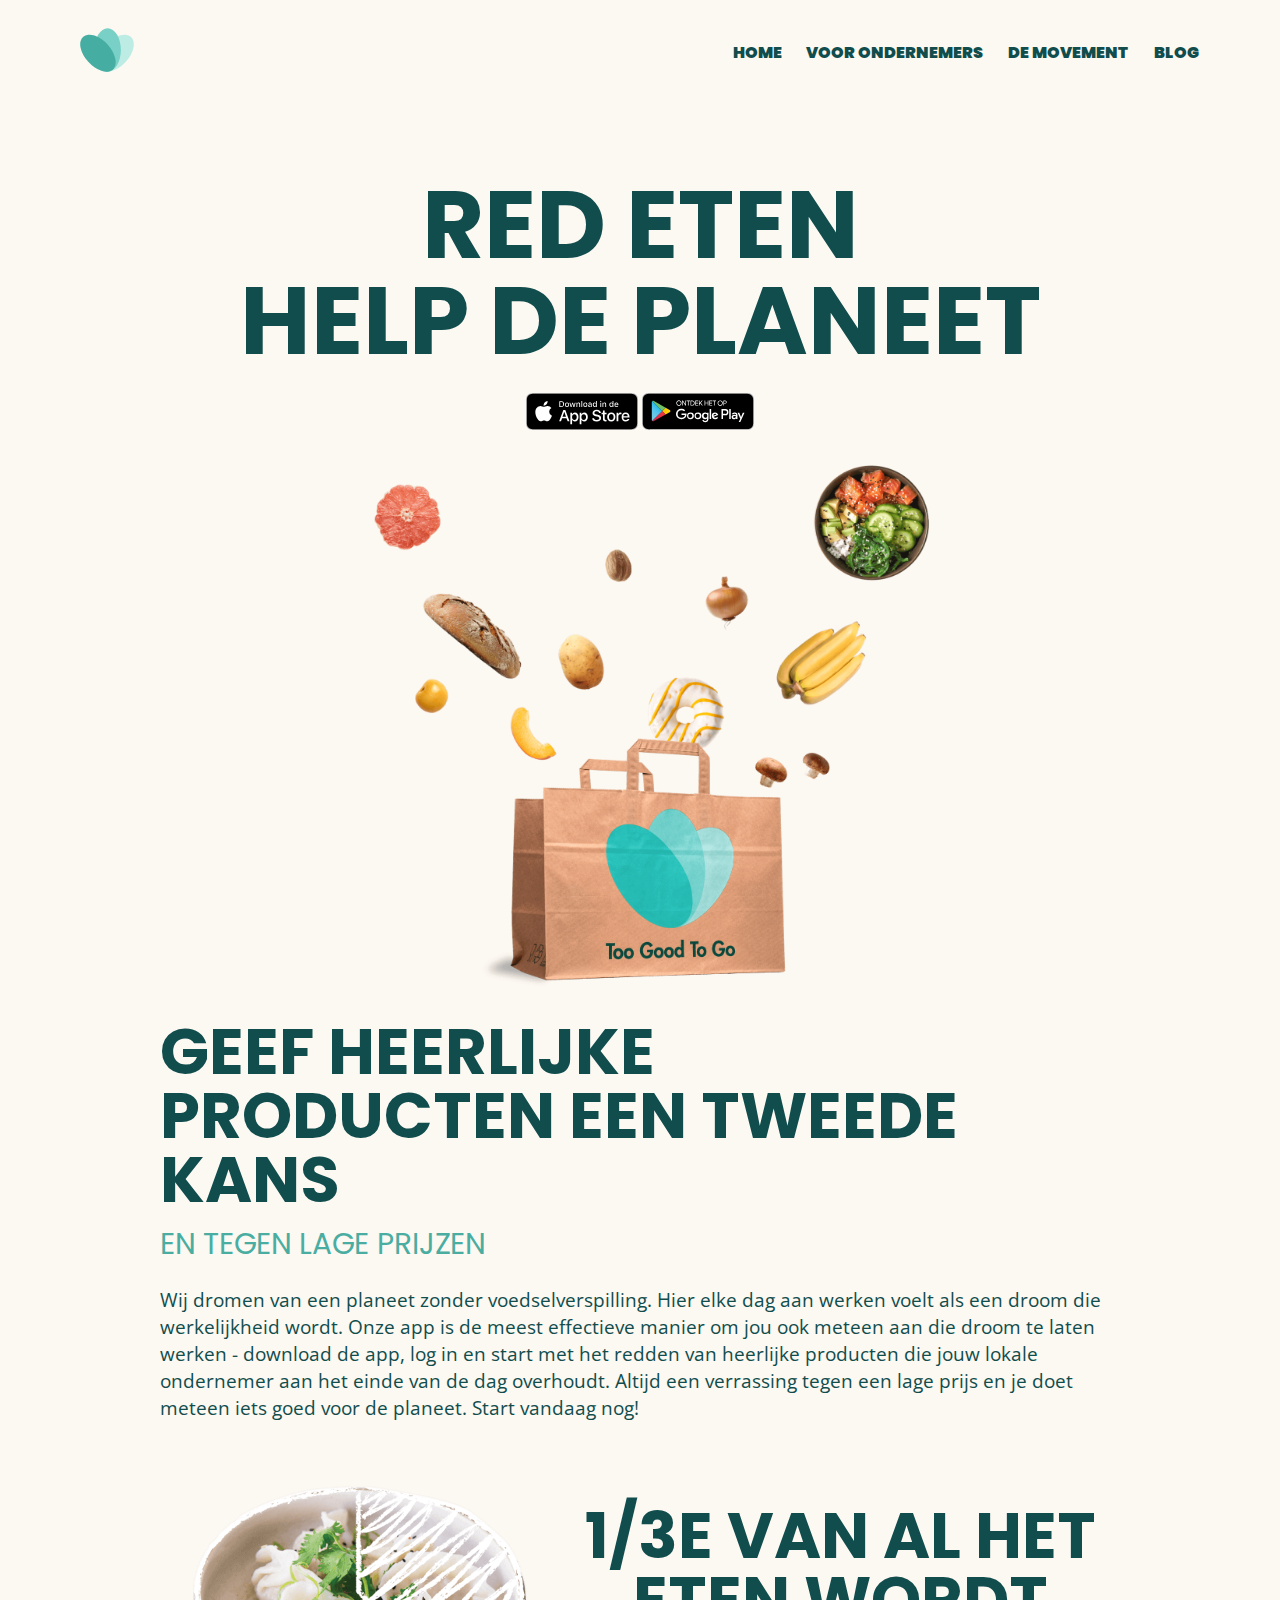
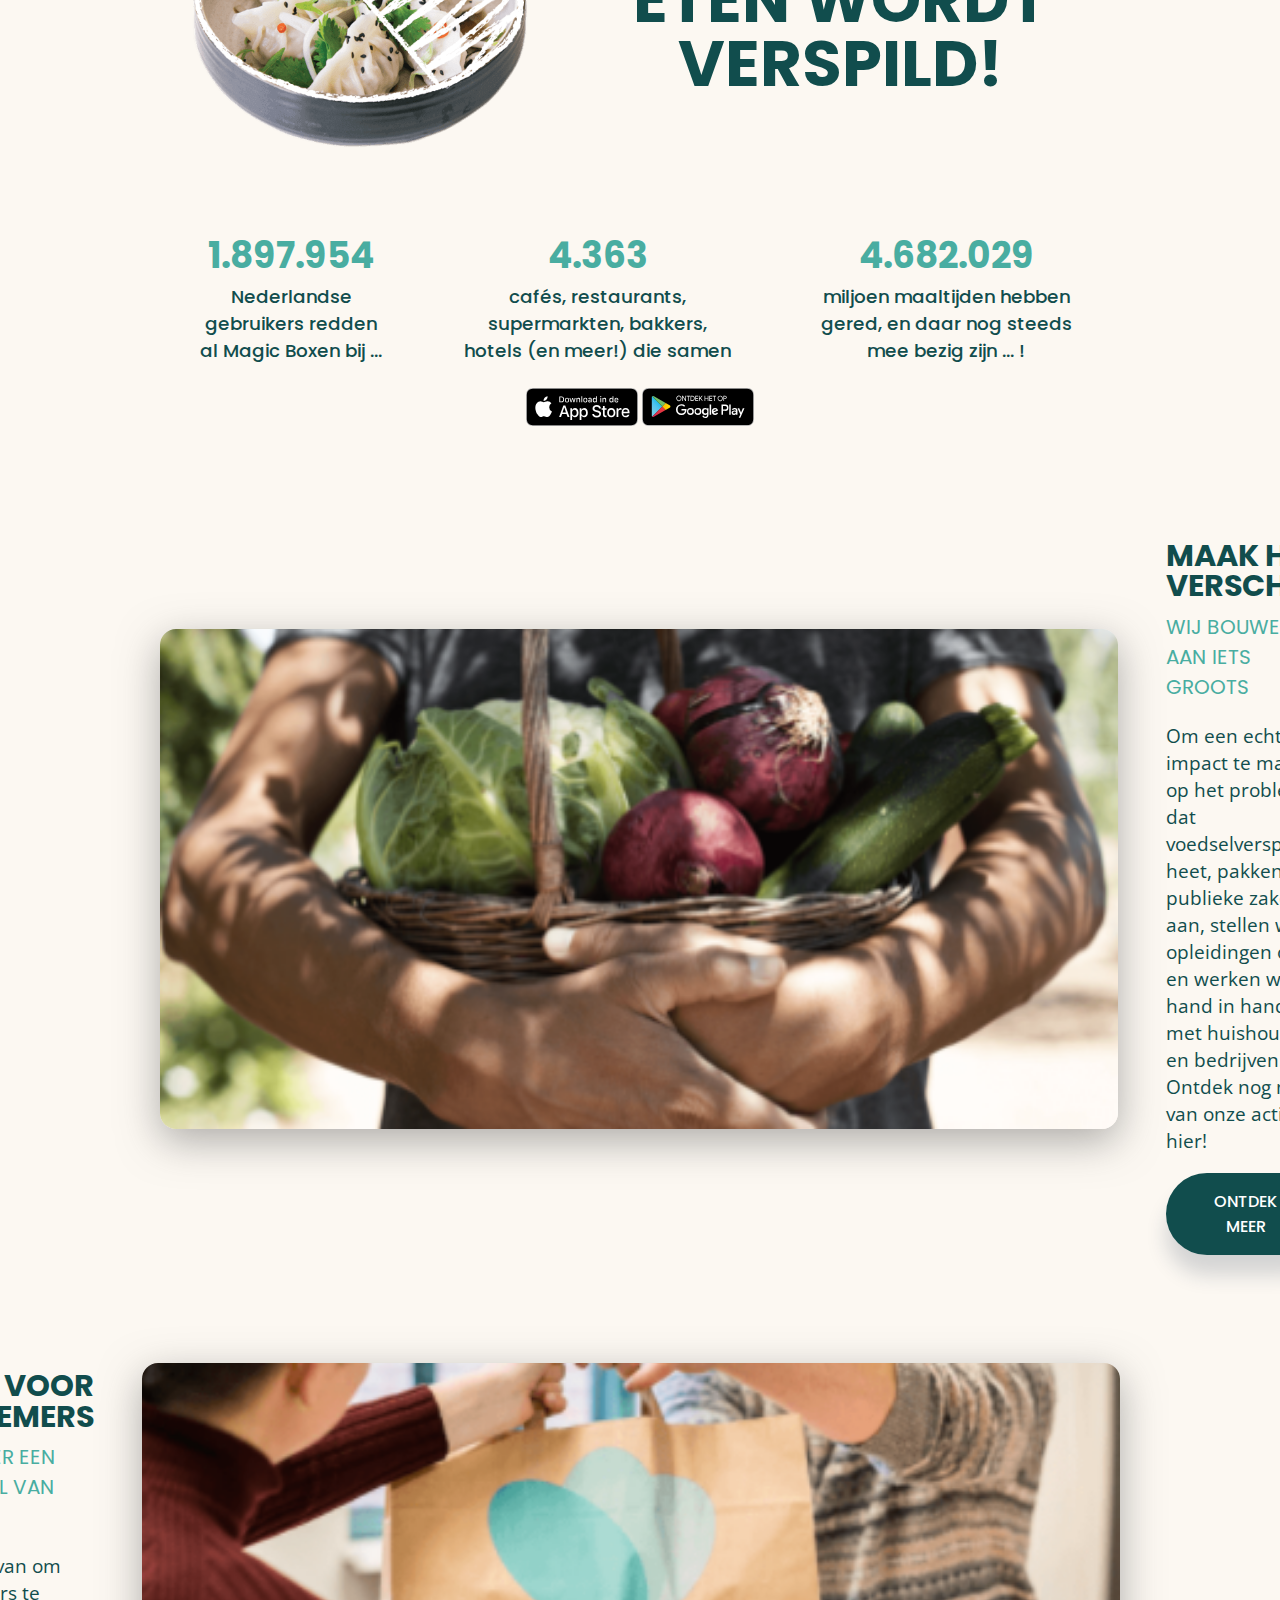
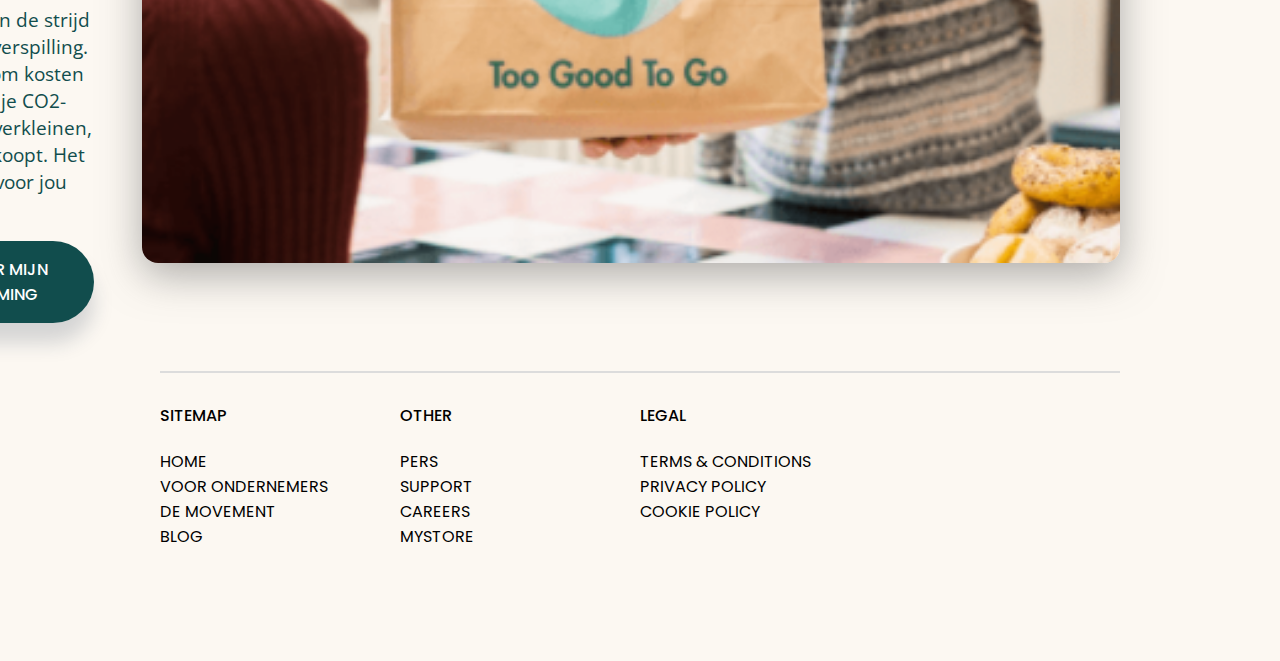
<file: index.html>
<!doctype html>
<html lang="nl">

<head>
    <meta charset="UTF-8">
    <meta name="author" content="Winnie">
    <meta name="viewport" content="width=device-width, initial-scale=1">
    <link href="https://fonts.googleapis.com/css2?family=Poppins:wght@100;400;500;900&display=swap" rel="stylesheet">
    <link href="https://fonts.googleapis.com/css2?family=Open+Sans&display=swap" rel="stylesheet">
    <link href="https://fonts.googleapis.com/css2?family=Caveat+Brush&display=swap" rel="stylesheet">


    <title>Too Goo To Go</title>

    <link href="styles/style.css" rel="stylesheet">
</head>

<body>

    <!-- Header -->
    <header>
        <nav>
            <a class="logo" href="./index.html"><img src="./images/logo.svg" alt="logo"></a>
            <a class="hamburger-menu" href="#" id="menu-btn">
                <img src="./images/hamburger-icoon.png" alt="hamburger-menu">
            </a>
            <section class="hamburger-items" id="hamburger-items">
                <ul>
                    <li><a href="./index.html">Home</a></li>
                    <li><a href="#">Voor ondernemers</a></li>
                    <li><a href="./detail.html">De movement</a></li>
                    <li><a href="#">Blog</a></li>
                </ul>
            </section>
        </nav>
    </header>

    <!-- Main -->

    <main>
        <section class="red-eten">
            <h1>Red eten <br>help de planeet </h1>
            <section class="download-btn">
                <a href="#"><img src="./images/appstore.svg" alt="App Store"/></a>
                <a href="#"><img src="./images/googleplay.svg" alt="Google Play"/></a>
            </section>
            <img src="./images/floating-food-bag.png" alt="">
        </section>

        <section>
            <h2>Geef heerlijke <br>producten een tweede kans</h2>
            <h3>En tegen lage prijzen</h3>
            <p>Wij dromen van een planeet zonder voedselverspilling. Hier elke dag aan werken voelt als een droom die werkelijkheid wordt. Onze app is de meest effectieve manier om jou ook meteen aan die droom te laten werken - download de app, log in en start met het redden van heerlijke producten die jouw lokale ondernemer aan het einde van de dag overhoudt. Altijd een verrassing tegen een lage prijs en je doet meteen iets goed voor de planeet. Start vandaag nog!</p>
        </section>

        <!-- Verspilling -->
        <section class="verspilling">
            <img src="./images/1-3-bowl.png" alt="foodbowl">
            <h2>1/3e van al het eten wordt verspild!</h2>
        </section>

        <!-- Feiten -->
        <section class="feiten-wrapper">
            <section>
                <strong>1.897.954</strong>
                <p>Nederlandse gebruikers redden al Magic Boxen bij ...</p>
            </section>

            <section>
                <strong>4.363</strong>
                <p>cafés, restaurants, supermarkten, bakkers, hotels (en meer!) die samen</p>
            </section>

            <section>
                <strong>4.682.029</strong>
                <p>miljoen maaltijden hebben gered, en daar nog steeds mee bezig zijn ... !</p>
            </section>
        </section>

        <section class="download-btn">
            <a href="#"><img src="./images/appstore.svg" alt="App Store"/></a>
            <a href="#"><img src="./images/googleplay.svg" alt="Google Play"/></a>
        </section>

        <!-- Artikelen -->
        <article class="home-artikelen">
            <img src="./images/food-basket.png" alt="food-basket">
            <section>
                <h2>Maak het verschil!</h2>
                <h3>Wij bouwen aan iets groots</h3>
                <p>Om een echte impact te maken op het probleem dat voedselverspilling heet, pakken we publieke zaken aan, stellen we opleidingen op en werken we hand in hand met huishoudens en bedrijven. Ontdek nog meer van onze acties hier!</p>
                <button class="btn-groen">Ontdek meer</button>
            </section>
        </article>

        <article class="home-artikelen">
            <img src="./images/bag.png" alt="food-basket">
            <section>
                <h2>Een no-brainer voor ondernemers</h2>
                <h3>Jij maakt hier een (groot) deel van uit!</h3>
                <p>Wij houden ervan om nieuwe partners te verwelkomen in de strijd tegen voedselverspilling. Wij helpen je om kosten te verlagen en je CO2-voetafdruk te verkleinen, wat je ook verkoopt. Het is 100% beter voor jou en de planeet.</p>
                <button class="btn-groen">Registreer mijn onderneming</button>
            </section>
        </article>
        <hr>

        <!-- Footer -->
        <footer>
            <section>
                <h4>Sitemap</h4>
                <ul>
                    <li><a href="./index.html">Home</a></li>
                    <li><a href="#">Voor ondernemers</a></li>
                    <li><a href="./detail.html">De movement</a></li>
                    <li><a href="#">Blog</a></li>
                </ul>
            </section>
            <section>
                <h4>Other</h4>
                <ul>
                    <li><a href="#">Pers</a></li>
                    <li><a href="#">Support</a></li>
                    <li><a href="#">Careers</a></li>
                    <li><a href="#">Mystore</a></li>
                </ul>
            </section>
            <section>
                <h4>Legal</h4>
                <ul>
                    <li><a href="#">Terms &amp; Conditions</a></li>
                    <li><a href="#">Privacy policy</a></li>
                    <li><a href="#">Cookie policy</a></li>
                </ul>
            </section>

        </footer>
    </main>
    <script src="scripts/script.js"></script>
</body>

</html>
</file>
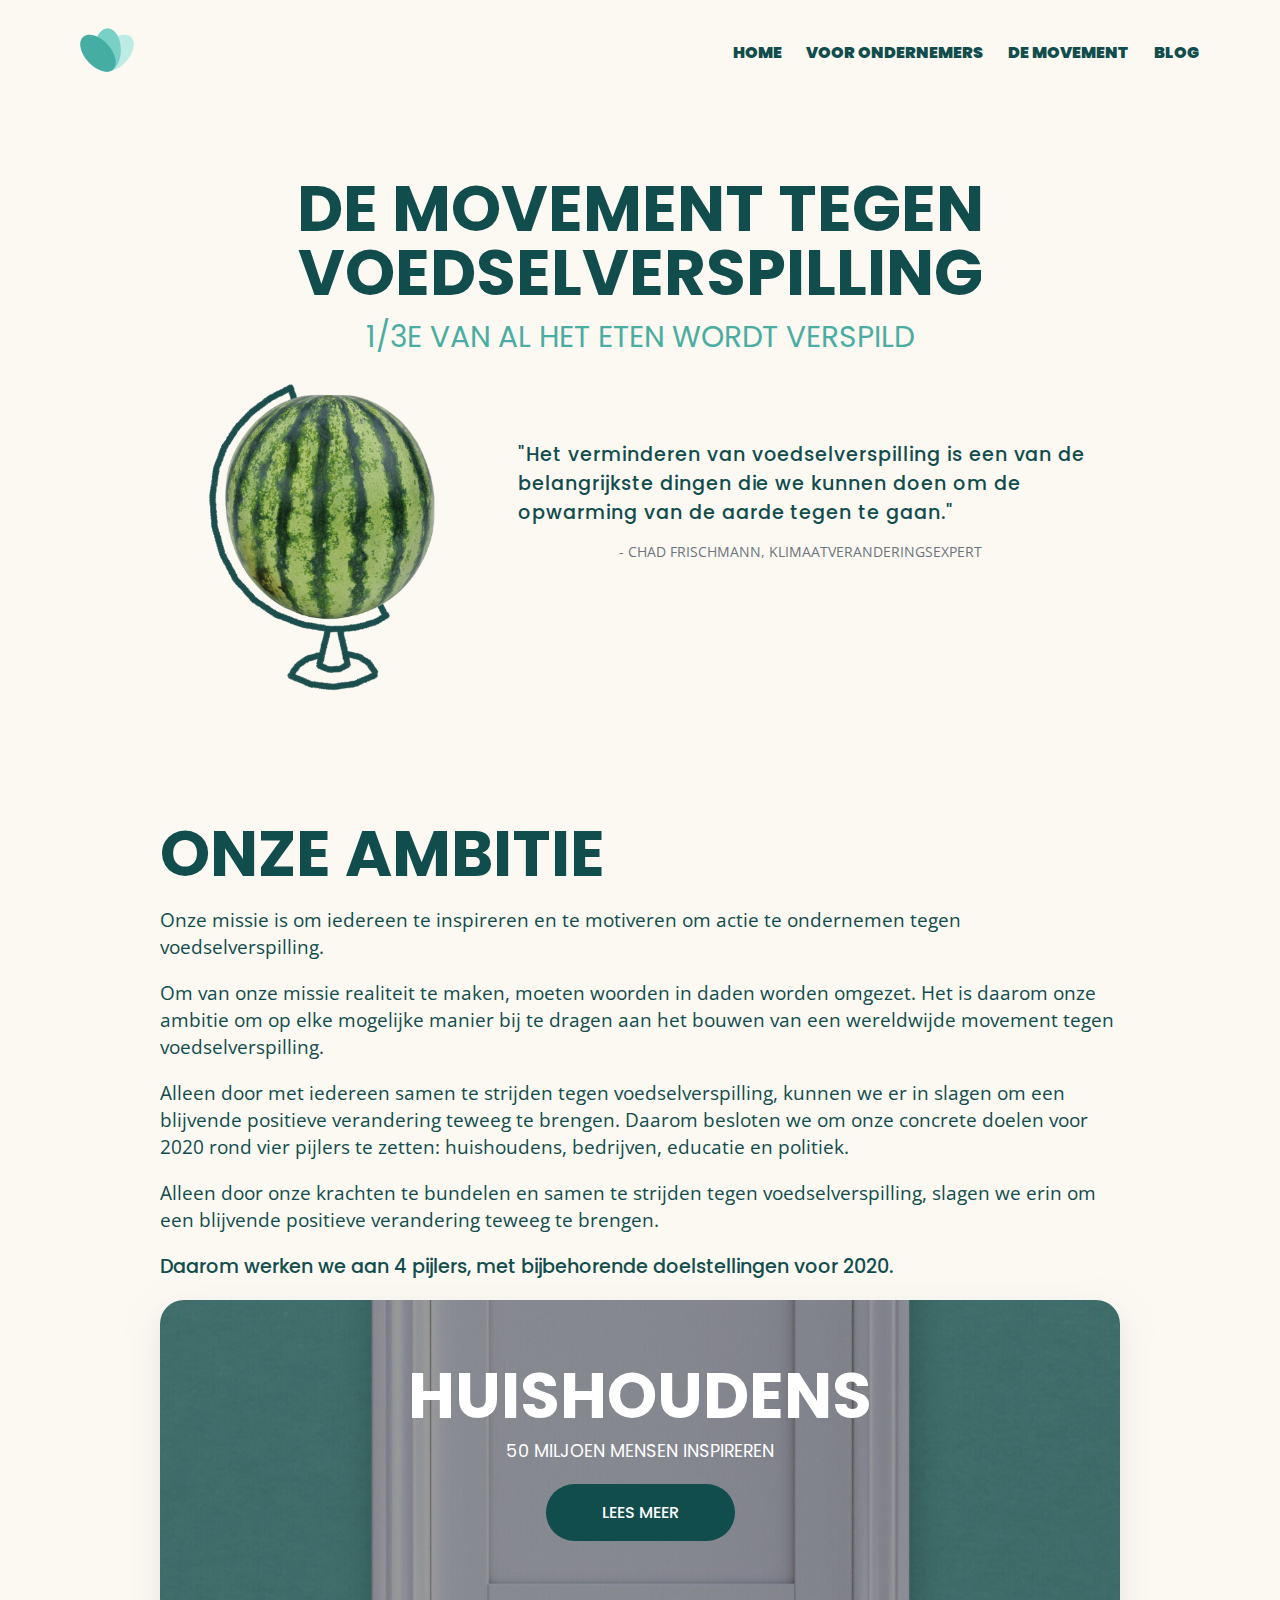
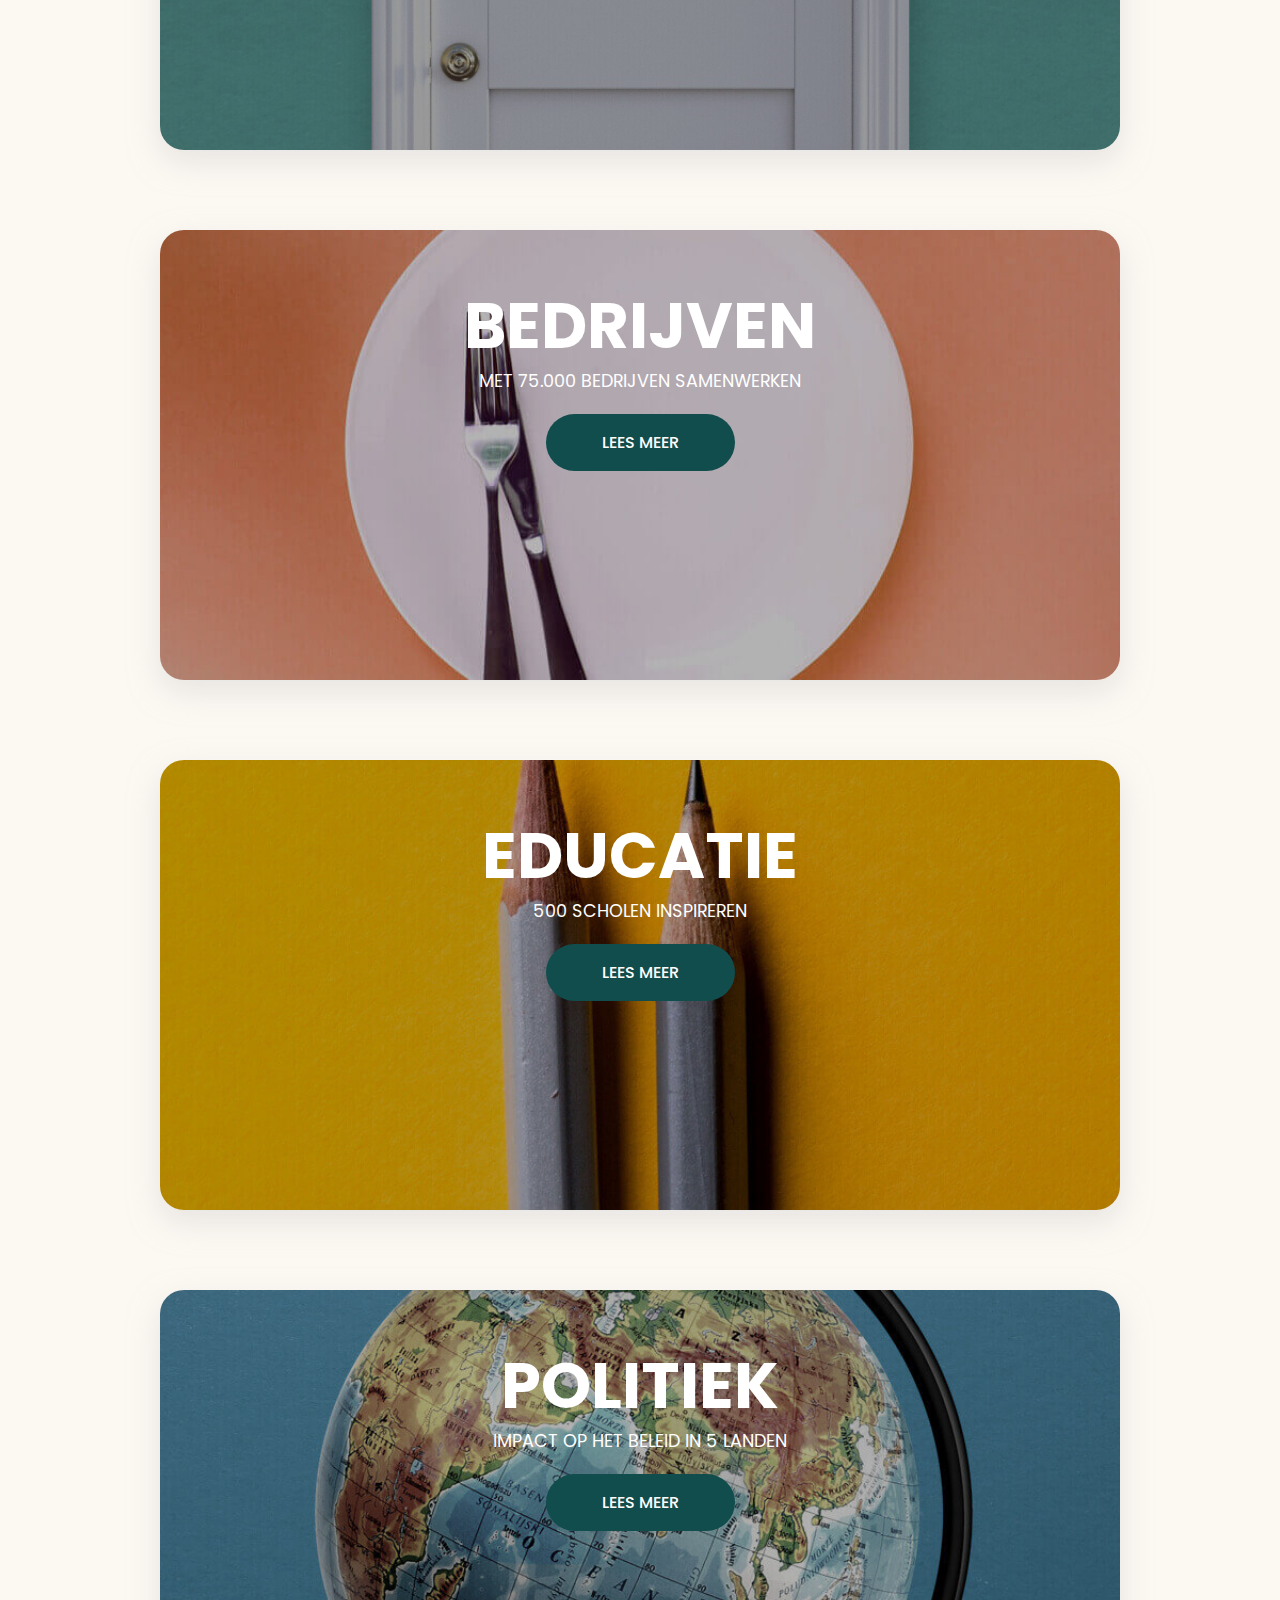
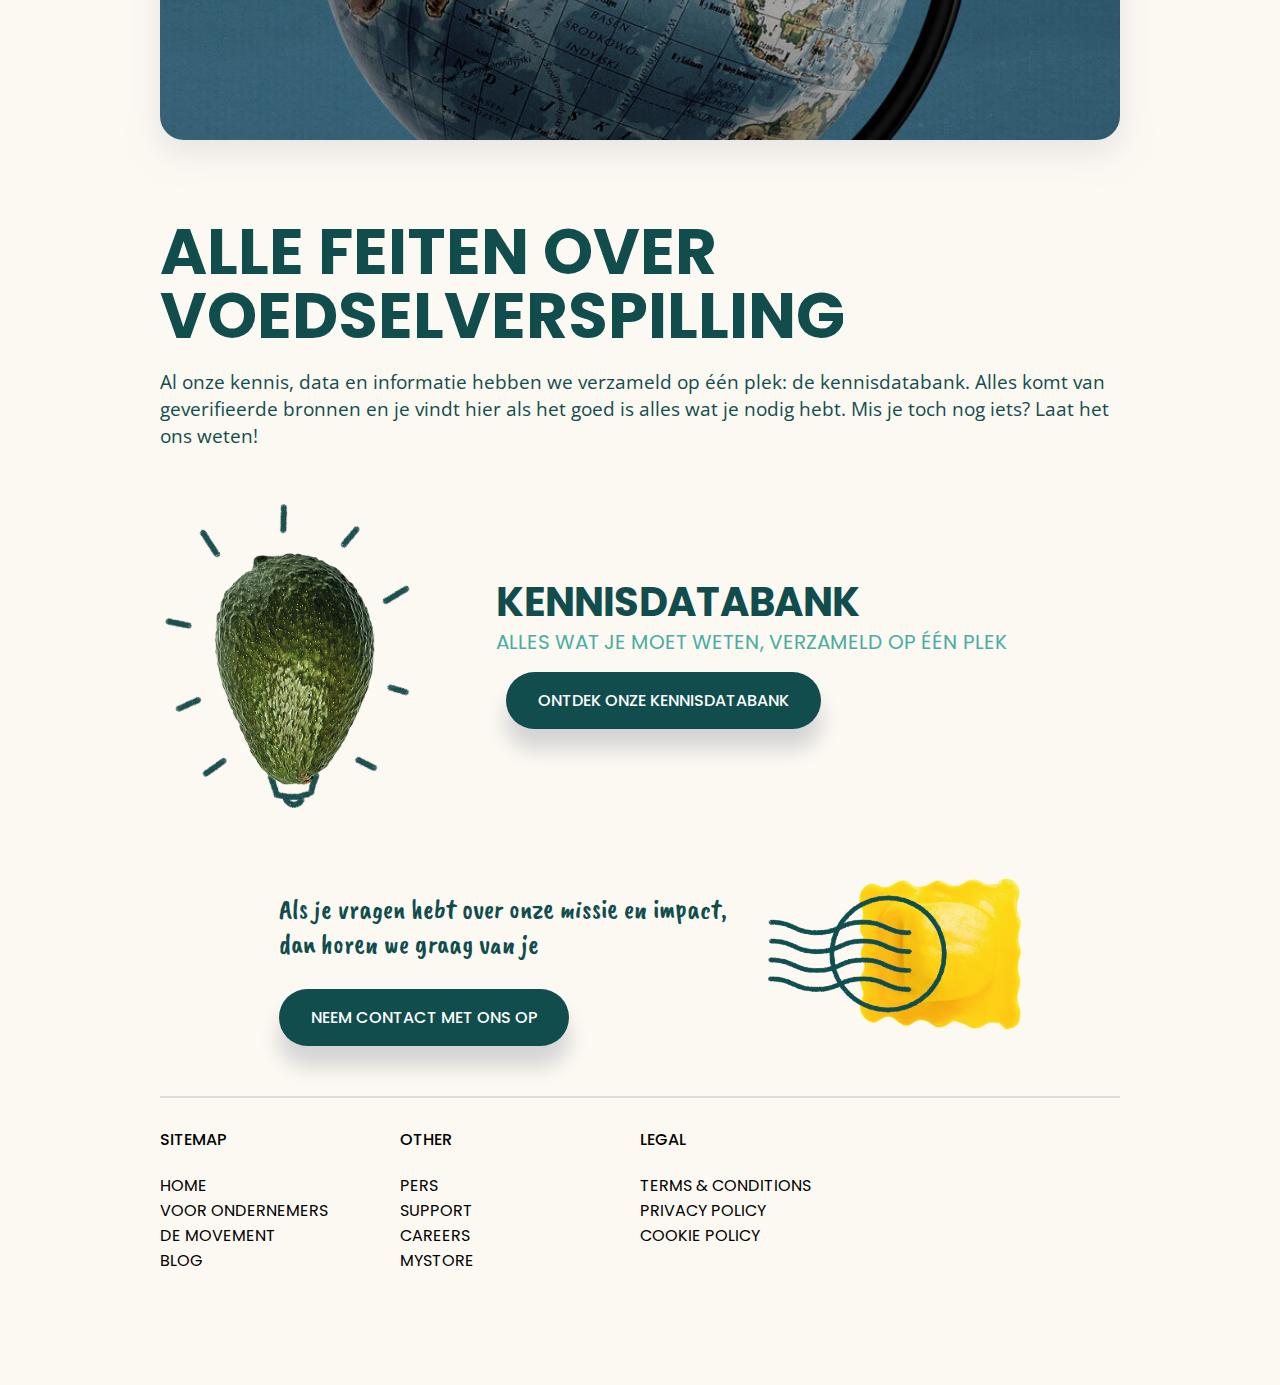
<file: detail.html>
<!doctype html>
<html lang="nl">

<head>
    <meta charset="UTF-8">
    <meta name="author" content="Winnie">
    <meta name="viewport" content="width=device-width, initial-scale=1">
    <link href="https://fonts.googleapis.com/css2?family=Poppins:wght@100;400;500;900&display=swap" rel="stylesheet">
    <link href="https://fonts.googleapis.com/css2?family=Open+Sans&display=swap" rel="stylesheet">
    <link href="https://fonts.googleapis.com/css2?family=Caveat+Brush&display=swap" rel="stylesheet">


    <title>De movement tegen voedselverspilling</title>

    <link href="styles/style.css" rel="stylesheet">
</head>

<body>
    <!-- Header -->
    <header>
        <nav>
            <a class="logo" href="./index.html"><img src="./images/logo.svg" alt="logo"></a>
            <a class="hamburger-menu" href="#"><img src="./images/hamburger-icoon.png" id="menu-btn" alt="hamburger-menu"></a>
            <section class="hamburger-items" id="hamburger-items">
                <ul>
                    <li><a href="./index.html">Home</a></li>
                    <li><a href="#">Voor ondernemers</a></li>
                    <li><a href="./detail.html">De movement</a></li>
                    <li><a href="#">Blog</a></li>
                </ul>
            </section>
        </nav>
    </header>


    <!-- Main -->
    <main>
        <section class="movement">
            <h2>De movement tegen voedselverspilling</h2>
            <h3>1/3e van al het eten wordt verspild</h3>
        </section>

        <section class="quote">
            <img src="./images/watermelon_globe_dark.png" alt="watermeloen-wereldbol">
            <section>
                <blockquote>"Het verminderen van voedselverspilling is een van de belangrijkste dingen die we kunnen doen om de opwarming van de aarde tegen te gaan."</blockquote>


                <p>- Chad Frischmann, Klimaatveranderingsexpert</p>
            </section>
        </section>

        <section class="ambitie">
            <h2>Onze ambitie</h2>
            <p>Onze missie is om iedereen te inspireren en te motiveren om actie te ondernemen tegen voedselverspilling. </p>

            <p>Om van onze missie realiteit te maken, moeten woorden in daden worden omgezet. Het is daarom onze ambitie om op elke mogelijke manier bij te dragen aan het bouwen van een wereldwijde movement tegen voedselverspilling. </p>

            <p>Alleen door met iedereen samen te strijden tegen voedselverspilling, kunnen we er in slagen om een blijvende positieve verandering teweeg te brengen. Daarom besloten we om onze concrete doelen voor 2020 rond vier pijlers te zetten: huishoudens, bedrijven, educatie en politiek. </p>

            <p>Alleen door onze krachten te bundelen en samen te strijden tegen voedselverspilling, slagen we erin om een blijvende positieve verandering teweeg te brengen.</p>

            <p>Daarom werken we aan 4 pijlers, met bijbehorende doelstellingen voor 2020.</p>
        </section>

        <article class="pijlers">
            <article class="pijlers-item">
                <h2>Huishoudens</h2>
                <h3>50 miljoen mensen inspireren</h3>
                <button class="lees-meer">Lees meer</button>
            </article>

            <article class="pijlers-item">
                <h2>Bedrijven</h2>
                <h3>Met 75.000 bedrijven samenwerken</h3>
                <button class="lees-meer">Lees meer</button>
            </article>

            <article class="pijlers-item">
                <h2>Educatie</h2>
                <h3>500 scholen inspireren</h3>
                <button class="lees-meer">Lees meer</button>
            </article>

            <article class="pijlers-item">
                <h2>Politiek</h2>
                <h3>Impact op het beleid in 5 landen</h3>
                <button class="lees-meer">Lees meer</button>
            </article>

        </article>


        <section>
            <h2>Alle feiten over voedselverspilling</h2>
            <p>Al onze kennis, data en informatie hebben we verzameld op één plek: de kennisdatabank. Alles komt van geverifieerde bronnen en je vindt hier als het goed is alles wat je nodig hebt. Mis je toch nog iets? Laat het ons weten!</p>
        </section>


        <section class="kennisdatabank">
            <img src="./images/avocado.png" alt="avocado">
            <section>
                <h2>Kennisdatabank</h2>
                <h3>Alles wat je moet weten, verzameld op één plek</h3>
                <button class="btn-groen">Ontdek onze kennisdatabank</button>
            </section>
        </section>

        <section class="contact">
            <img src="./images/foodles_ravioli.svg" alt="ravioli">
            <section>
                <p>Als je vragen hebt over onze missie en impact, dan horen we graag van je</p>
                <button class="btn-groen">Neem contact met ons op</button>
            </section>
        </section>
        <hr>

        <!-- Footer -->
        <footer>
            <section>
                <h4>Sitemap</h4>
                <ul>
                    <li><a href="./index.html">Home</a></li>
                    <li><a href="#">Voor ondernemers</a></li>
                    <li><a href="./detail.html">De movement</a></li>
                    <li><a href="#">Blog</a></li>
                </ul>
            </section>
            <section>
                <h4>Other</h4>
                <ul>
                    <li><a href="#">Pers</a></li>
                    <li><a href="#">Support</a></li>
                    <li><a href="#">Careers</a></li>
                    <li><a href="#">Mystore</a></li>
                </ul>
            </section>
            <section>
                <h4>Legal</h4>
                <ul>
                    <li><a href="#">Terms &amp; Conditions</a></li>
                    <li><a href="#">Privacy policy</a></li>
                    <li><a href="#">Cookie policy</a></li>
                </ul>
            </section>

        </footer>
    </main>

    <script src="scripts/script.js"></script>
</body>

</html>
</file>
<file: styles/style.css>
/* CSS Document */

*,
*::after,
*::before {
    box-sizing: border-box;
}



/* Global styling */

body {
    background-color: #fcf8f2;
    font-family: 'Open Sans', sans-serif;
}

main {
    margin: 1.5em;
}

ul {
    list-style-type: none;
}

button.btn-groen {
    background-color: #114d4d;
    border: none;
    color: white;
    padding: 1em 2em;
    border-radius: 5em;
    font-family: 'Poppins';
    font-weight: 500;
    font-size: 1rem;
    text-align: center;
    text-transform: uppercase;
    cursor: pointer;
    box-shadow: 0 20px 20px 0 hsla(0, 0%, 83.1%, 1);
}

button.lees-meer {
    background-color: #114d4d;
    border: none;
    color: white;
    padding: 1em 3.5em;
    border-radius: 5em;
    font-family: 'Poppins';
    font-weight: 500;
    font-size: 1rem;
    text-align: center;
    text-transform: uppercase;
    cursor: pointer;
}

button.lees-meer:hover {
    background-color: #166667;
    transition-duration: 0.4s;
}

h1,
h2,
h3,
h4 {
    font-family: 'Poppins', sans-serif;
    text-transform: uppercase;
}

h1 {
    color: #114d4d;
    font-size: 3.5rem;
    margin-bottom: 0;
    line-height: 1;
    text-align: center;
}

h2 {
    color: #114d4d;
    font-size: 2.25rem;
    line-height: 1;
    margin: 0;
}

h3 {
    color: #49ada1;
    font-size: 1.5rem;
    font-weight: 400;
    margin-top: 10px;
    margin-bottom: 20px;
}


h4 {
    color: #000000;
    font-size: 1rem;
    font-family: "Poppins";
    font-weight: 500;
}

p {
    color: #114d4d;
    font-size: 1rem;
}


/* Header */

.hamburger-items {
    display: none;
}


/* Navigatie */

nav {
    display: flex;
    align-items: center;
    justify-content: space-between;
    margin: 1.5em;

}

.logo img {
    width: auto;
    height: 2.8em;
}

.hamburger-menu img {
    width: auto;
    height: 1.7em;
}


@media only screen and (max-width: 960px) {
    .hamburger-items {
        padding: 0 0.625em;
        height: auto;
        overflow: hidden;
        position: fixed;
        top: 4.6em;
        left: 0;
        right: 0;
        background-color: white;
    }

    .nav-show {
        display: block;
        max-height: 100%;
        height: auto;
    }

    .hamburger-items ul {
        padding-left: 0;
    }

    .hamburger-items li {
        display: block;
        margin: 0.625em 0;
        text-align: left;
    }
}


.hamburger-items a {
    position: relative;
}

.hamburger-items a::before {
    content: "";
    position: absolute;
    width: 0;
    height: 0.188em;
    bottom: 0;
    left: 0;
    background-color: #49ada1;
    visibility: hidden;
    transition: all .3s ease-in-out;
}

.hamburger-items a:hover {
    transition: .1s;
}

.hamburger-items a:hover:before {
    width: 100%;
    visibility: visible;
}

header ul li {
    display: inline-block;
    padding-left: 1.25em;
}

header ul li a {
    font-weight: 900;
    text-transform: uppercase;
    color: #114d4d;
    text-decoration: none;
    font-family: 'Poppins', sans-serif;
}

.red-eten > img {
    max-width: 100%;
    display: block;
    margin: 0 auto;
}

.download-btn {
    display: flex;
    flex-direction: row;
    justify-content: center;


}

.download-btn img {
    width: 120px;
    margin: 1.5em 0.1em;
    width: 7em;
    align-self: center;
}

/* Section Verspilling */

.verspilling {
    display: flex;
    flex-direction: column;
    align-items: center;

}

.verspilling img {
    width: 25em;
    height: auto;
    padding: 2em;

}

.verspilling h2 {
    text-align: center;
    margin-bottom: 1.5em;


}


/* Feiten */

.feiten-wrapper section {
    display: flex;
    flex-direction: column;
    justify-content: center;
}

strong {
    font-family: 'Poppins';
    color: #49ada1;
    font-size: 2.25rem;
    text-align: center;
    margin-top: 1em;

}

.feiten-wrapper p {
    font-family: 'Poppins';
    color: #114d4d;
    font-size: 1.15rem;
    font-weight: 500;
    text-align: center;
    margin: 0 2em;

}



/* Artikelen */

.home-artikelen {
    margin: 3em 0;
}

.home-artikelen h2 {
    font-size: 1.9rem;
    margin-top: 1.25em;
}

.home-artikelen h3 {
    font-size: 1.25rem;
}

.home-artikelen > img {
    border-radius: 1em;
    align-items: center;
    width: 100%;
    height: auto;
    box-shadow: 0 12px 40px 0 rgba(95, 95, 95, .5);
}

/* Footer */

footer ul a {
    text-transform: uppercase;
    color: #000000;
    text-decoration: none;
    font-family: 'Poppins', sans-serif;
}

footer ul a:hover {
    color: black;
    opacity: 0.5;
    transition-duration: 0.4s;
}

footer ul {
    padding-left: 0;
}

footer {
    display: flex;
    flex-direction: column;
}

footer section {
    flex-basis: 100%;
    text-align: center;
}

@media only screen and (min-width: 960px) {
    footer {
        flex-direction: row;
    }
    footer section {
        flex-basis: 25%;
        text-align: left;
    }
    footer {
        text-align: left;
    }
}

/* Detailpagina De Movement */

/* Section met de quote */

.quote img {
    width: 15em;
    height: auto;
}

blockquote {
    font-family: 'Poppins';
    font-weight: 500;
    color: #114d4d;
    letter-spacing: .05em;
    margin: auto;
}

.quote p {
    color: #6c757d;
    font-size: .9rem;
    text-transform: uppercase;
    margin-bottom: 5em;
}


.ambitie p:last-of-type {
    font-family: 'Poppins';
    font-weight: 500;
}


/* Articles over pijlers */

.pijlers-item {
    margin-bottom: 5em;
    box-shadow: 0 12px 30px 0 hsla(0, 0%, 83.1%, .5);
}

.pijlers-item:hover {
    margin-bottom: 5em;
    box-shadow: 0 30px 30px 0 hsla(0, 0%, 83.1%, .8);
}

.pijlers-item:nth-of-type(1) {
    background: url(../images/white-door.jpeg);
    background-size: cover;
    background-position: center;
    border-radius: 1.5em;
    height: 50vh;
    text-align: center;

}

.pijlers-item:nth-of-type(2) {
    background: url(../images/cutlery.jpeg);
    background-size: cover;
    background-position: center;
    border-radius: 1.5em;
    height: 50vh;
    text-align: center;
}

.pijlers-item:nth-of-type(3) {
    background: url(../images/pencils.jpeg);
    background-size: cover;
    background-position: center;
    border-radius: 1.5em;
    height: 50vh;
    text-align: center;
}

.pijlers-item:nth-of-type(4) {
    background: url(../images/wereldbol.jpeg);
    background-size: cover;
    background-position: center;
    border-radius: 1.5em;
    height: 50vh;
    text-align: center;
}

.pijlers-item h2 {
    color: white;
    text-align: center;
    padding-top: 2em;

}

.pijlers-item h3 {
    color: white;
    font-size: 1.1rem;
    text-align: center;
}



/* Section Alle feiten over voedselverspilling */

.kennisdatabank {
    display: flex;
    flex-direction: column;
    align-items: center;
    text-align: center;
    margin: 50px 0;
}

.kennisdatabank img {
    width: 16em;
    height: auto;
}

.kennisdatabank h2 {
    font-size: 2rem;
}

.kennisdatabank h3 {
    font-size: 1.25rem;
    line-height: 1;
}

.contact img {
    width: 16em;
    height: auto;
}

.contact p {
    font-family: 'Caveat Brush', cursive;
    font-size: 1.3rem;
    text-align: center;
}


.contact {
    display: flex;
    flex-direction: column;
    align-items: center;
    text-align: center;
    margin: 50px 0;
}

/* Media queries */

@media only screen and (min-width: 720px) {
    .red-eten > img {
        width: 30em;
    }

}

/* Media queries */

@media only screen and (min-width: 960px) {
    .hamburger-menu {
        display: none;
    }
    header {
        margin: 0 auto;
        display: block;
        padding: 0 3em;
    }

    .hamburger-items {
        display: unset;
    }

    .red-eten > img {
        width: 37em;
    }

    main {
        margin-left: 5em;
        margin-right: 5em;
    }

    .home-artikelen {
        display: flex;
        flex-direction: row;
        align-items: center;
    }

    .home-artikelen:last-of-type {
        flex-direction: row-reverse;
    }

    .home-artikelen > img {
        width: auto;
        height: 500px;
        object-fit: cover;
    }

    .home-artikelen section {
        padding-left: 3em;
    }
    .home-artikelen:last-of-type section {
        padding-right: 3em;
        padding-left: 0;
    }


    .movement h2 {
        font-size: 4rem;
        text-align: center;
    }

    .movement h3 {
        text-align: center;
    }

    .ambitie p:last-of-type {
        font-family: 'Poppins';
        font-weight: 500;
    }

}

/* Media queries */

@media only screen and (min-width: 1140px) {
    main {
        padding: 4.5em;
    }

    h1 {
        font-size: 6rem;
        margin: 0;
    }

    h2 {
        font-size: 4rem;
    }

    h3 {
        font-size: 1.85rem;
    }

    p {
        font-size: 1.2rem;
    }

    .verspilling {
        display: flex;
        flex-direction: row;
    }

    .verspilling h2 {
        margin-top: 1em;
    }

    .feiten-wrapper {
        display: flex;
        flex-direction: row;
    }

    .movement h2 {
        font-size: 4rem;
    }


    .quote {
        display: flex;
        flex-direction: row;
        margin-bottom: 8em;
    }

    .quote section {
        display: flex;
    flex-direction: column;
    align-items: center;
    align-self: center;
    }



    blockquote {
        font-size: 1.2em;
        padding-left: 2em;
    }

    .quote p {
        color: #6c757d;
        font-size: .9rem;
        text-transform: uppercase;
    }

    .quote img {
        width: 20em;
        height: auto;
        max-height: 20em;
    }


    .ambitie p:last-of-type {
        font-family: 'Poppins';
        font-weight: 500;
    }


    .kennisdatabank h2 {
        font-size: 2.5rem;
        text-align: left;
    }

    .kennisdatabank h3 {
        font-family: 'Poppins';
        font-size: 1.25rem;
    }

    .kennisdatabank {
        display: flex;
        flex-direction: row;
    }

    .kennisdatabank section {
        padding-left: 5em;
    }

    .kennisdatabank button {
        margin-right: 11em;

    }

    section.contact {
        padding-right: 3em;
        padding-left: 0;
        margin: 50px;
    }

    section.contact section {
        flex-basis: 60%;
    }


    .contact {
        flex-direction: row-reverse;
        text-align: left;
    }

    .contact p {
        font-size: 1.75rem;
        text-align: left;
    }

    .pijlers-item h2 {
        color: white;
        text-align: center;
        padding-top: 1em;

    }

}

hr {
    border-style: solid;
    border-color: gainsboro;
}
</file>
